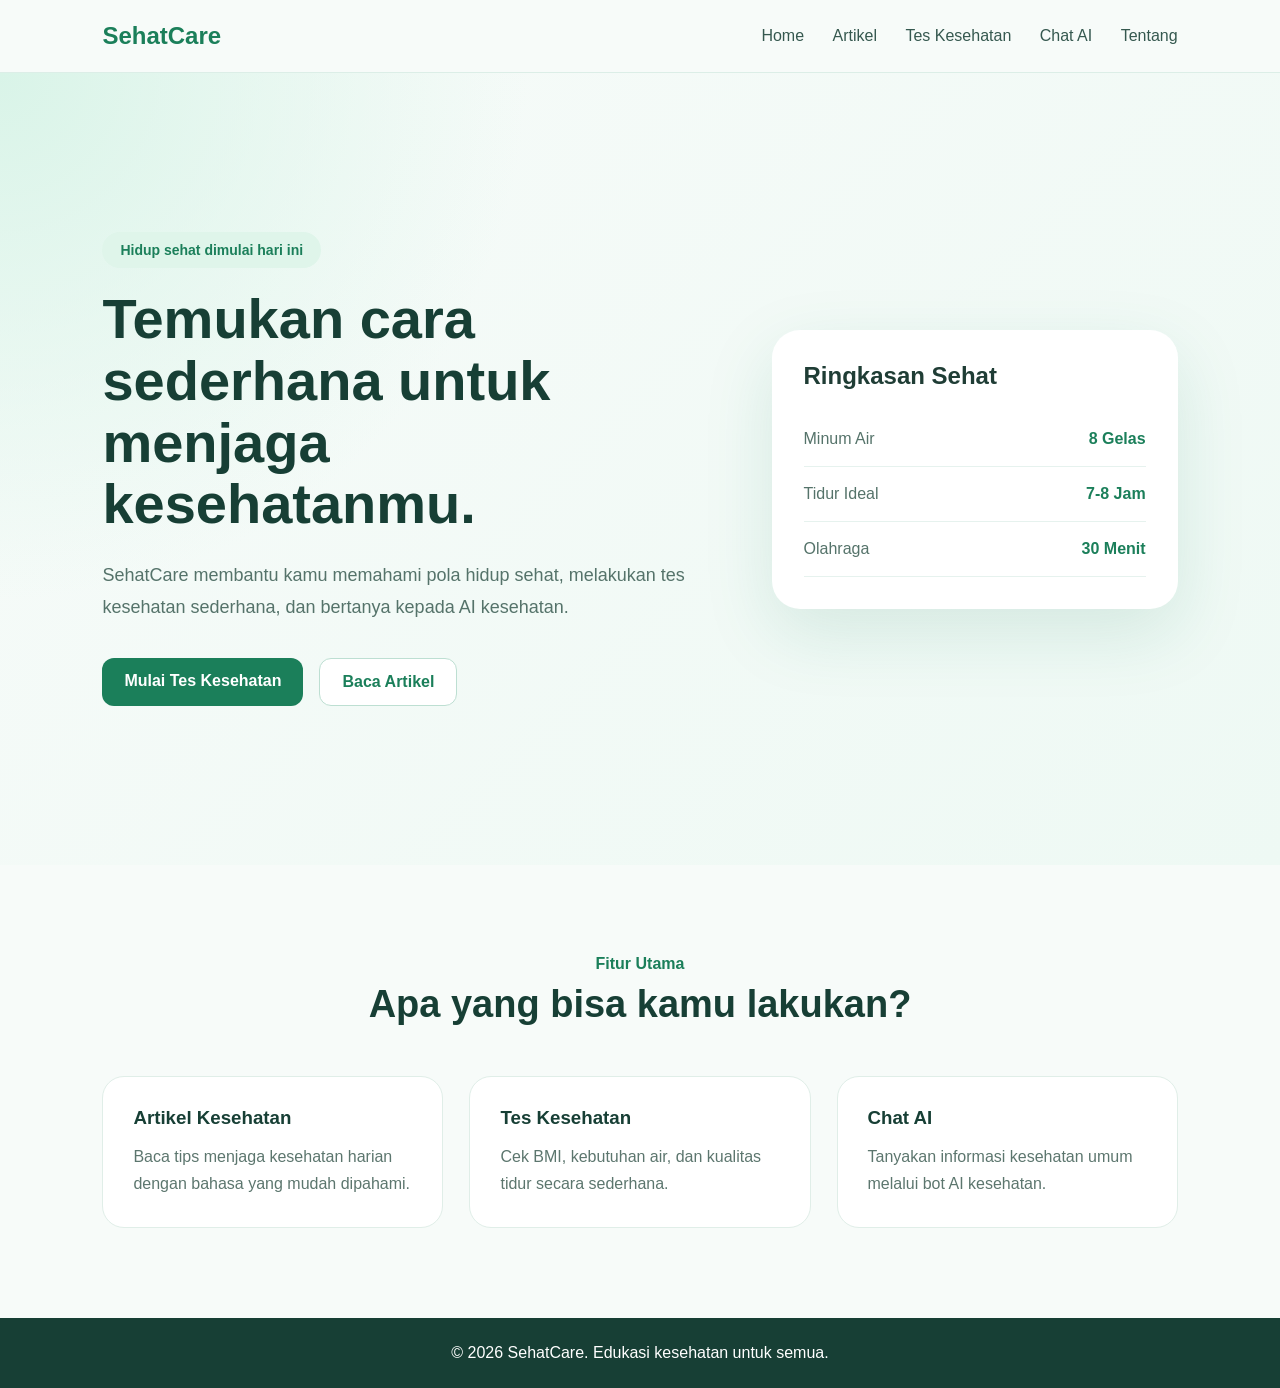
<file: index.html>
<!DOCTYPE html>
<html lang="id">
<head>
  <meta charset="UTF-8">
  <meta name="viewport" content="width=device-width, initial-scale=1.0">
  <title>SehatCare - Home</title>
  <link rel="stylesheet" href="style.css">
</head>
<body>

<header class="navbar">
  <div class="logo">SehatCare</div>
  <nav>
    <a href="index.html">Home</a>
    <a href="artikel.html">Artikel</a>
    <a href="tes.html">Tes Kesehatan</a>
    <a href="chat.html">Chat AI</a>
    <a href="tentang.html">Tentang</a>
  </nav>
</header>

<section class="hero">
  <div class="hero-text">
    <span class="badge">Hidup sehat dimulai hari ini</span>
    <h1>Temukan cara sederhana untuk menjaga kesehatanmu.</h1>
    <p>
      SehatCare membantu kamu memahami pola hidup sehat, melakukan tes kesehatan sederhana,
      dan bertanya kepada AI kesehatan.
    </p>
    <div class="hero-buttons">
      <a href="tes.html" class="btn primary">Mulai Tes Kesehatan</a>
      <a href="artikel.html" class="btn secondary">Baca Artikel</a>
    </div>
  </div>

  <div class="hero-card">
    <h3>Ringkasan Sehat</h3>
    <div class="health-item">
      <span>Minum Air</span>
      <strong>8 Gelas</strong>
    </div>
    <div class="health-item">
      <span>Tidur Ideal</span>
      <strong>7-8 Jam</strong>
    </div>
    <div class="health-item">
      <span>Olahraga</span>
      <strong>30 Menit</strong>
    </div>
  </div>
</section>

<section class="section">
  <div class="section-title">
    <span>Fitur Utama</span>
    <h2>Apa yang bisa kamu lakukan?</h2>
  </div>

  <div class="cards">
    <div class="card">
      <h3>Artikel Kesehatan</h3>
      <p>Baca tips menjaga kesehatan harian dengan bahasa yang mudah dipahami.</p>
    </div>
    <div class="card">
      <h3>Tes Kesehatan</h3>
      <p>Cek BMI, kebutuhan air, dan kualitas tidur secara sederhana.</p>
    </div>
    <div class="card">
      <h3>Chat AI</h3>
      <p>Tanyakan informasi kesehatan umum melalui bot AI kesehatan.</p>
    </div>
  </div>
</section>

<footer>
  <p>© 2026 SehatCare. Edukasi kesehatan untuk semua.</p>
</footer>

</body>
</html>
</file>
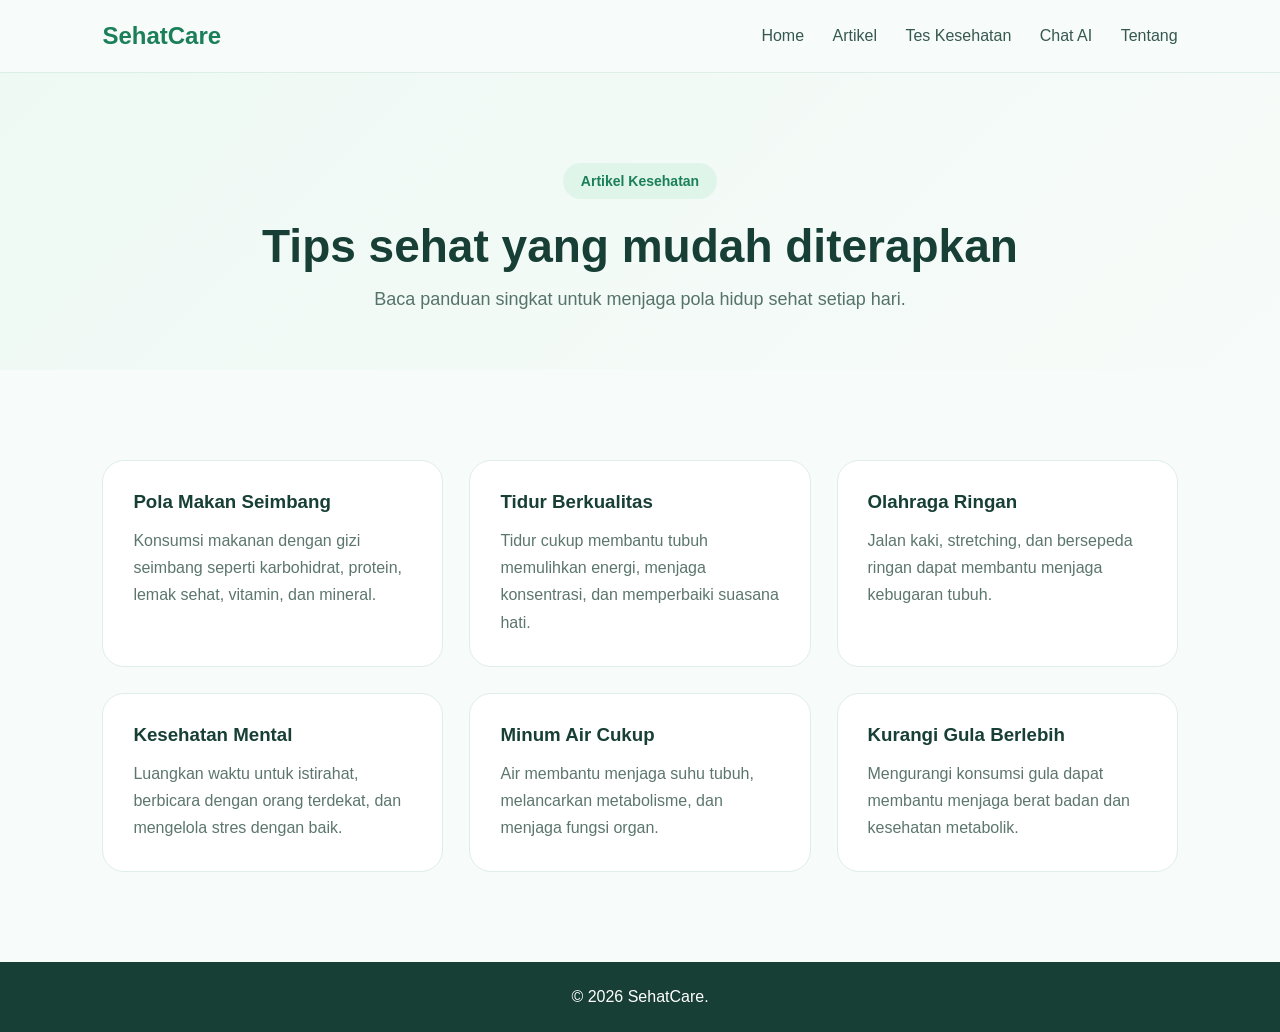
<file: artikel.html>
<!DOCTYPE html>
<html lang="id">
<head>
  <meta charset="UTF-8">
  <meta name="viewport" content="width=device-width, initial-scale=1.0">
  <title>Artikel Kesehatan</title>
  <link rel="stylesheet" href="style.css">
</head>
<body>

<header class="navbar">
  <div class="logo">SehatCare</div>
  <nav>
    <a href="index.html">Home</a>
    <a href="artikel.html">Artikel</a>
    <a href="tes.html">Tes Kesehatan</a>
    <a href="chat.html">Chat AI</a>
    <a href="tentang.html">Tentang</a>
  </nav>
</header>

<section class="page-header">
  <span>Artikel Kesehatan</span>
  <h1>Tips sehat yang mudah diterapkan</h1>
  <p>Baca panduan singkat untuk menjaga pola hidup sehat setiap hari.</p>
</section>

<section class="section">
  <div class="cards">
    <div class="card">
      <h3>Pola Makan Seimbang</h3>
      <p>Konsumsi makanan dengan gizi seimbang seperti karbohidrat, protein, lemak sehat, vitamin, dan mineral.</p>
    </div>

    <div class="card">
      <h3>Tidur Berkualitas</h3>
      <p>Tidur cukup membantu tubuh memulihkan energi, menjaga konsentrasi, dan memperbaiki suasana hati.</p>
    </div>

    <div class="card">
      <h3>Olahraga Ringan</h3>
      <p>Jalan kaki, stretching, dan bersepeda ringan dapat membantu menjaga kebugaran tubuh.</p>
    </div>

    <div class="card">
      <h3>Kesehatan Mental</h3>
      <p>Luangkan waktu untuk istirahat, berbicara dengan orang terdekat, dan mengelola stres dengan baik.</p>
    </div>

    <div class="card">
      <h3>Minum Air Cukup</h3>
      <p>Air membantu menjaga suhu tubuh, melancarkan metabolisme, dan menjaga fungsi organ.</p>
    </div>

    <div class="card">
      <h3>Kurangi Gula Berlebih</h3>
      <p>Mengurangi konsumsi gula dapat membantu menjaga berat badan dan kesehatan metabolik.</p>
    </div>
  </div>
</section>

<footer>
  <p>© 2026 SehatCare.</p>
</footer>

</body>
</html>
</file>
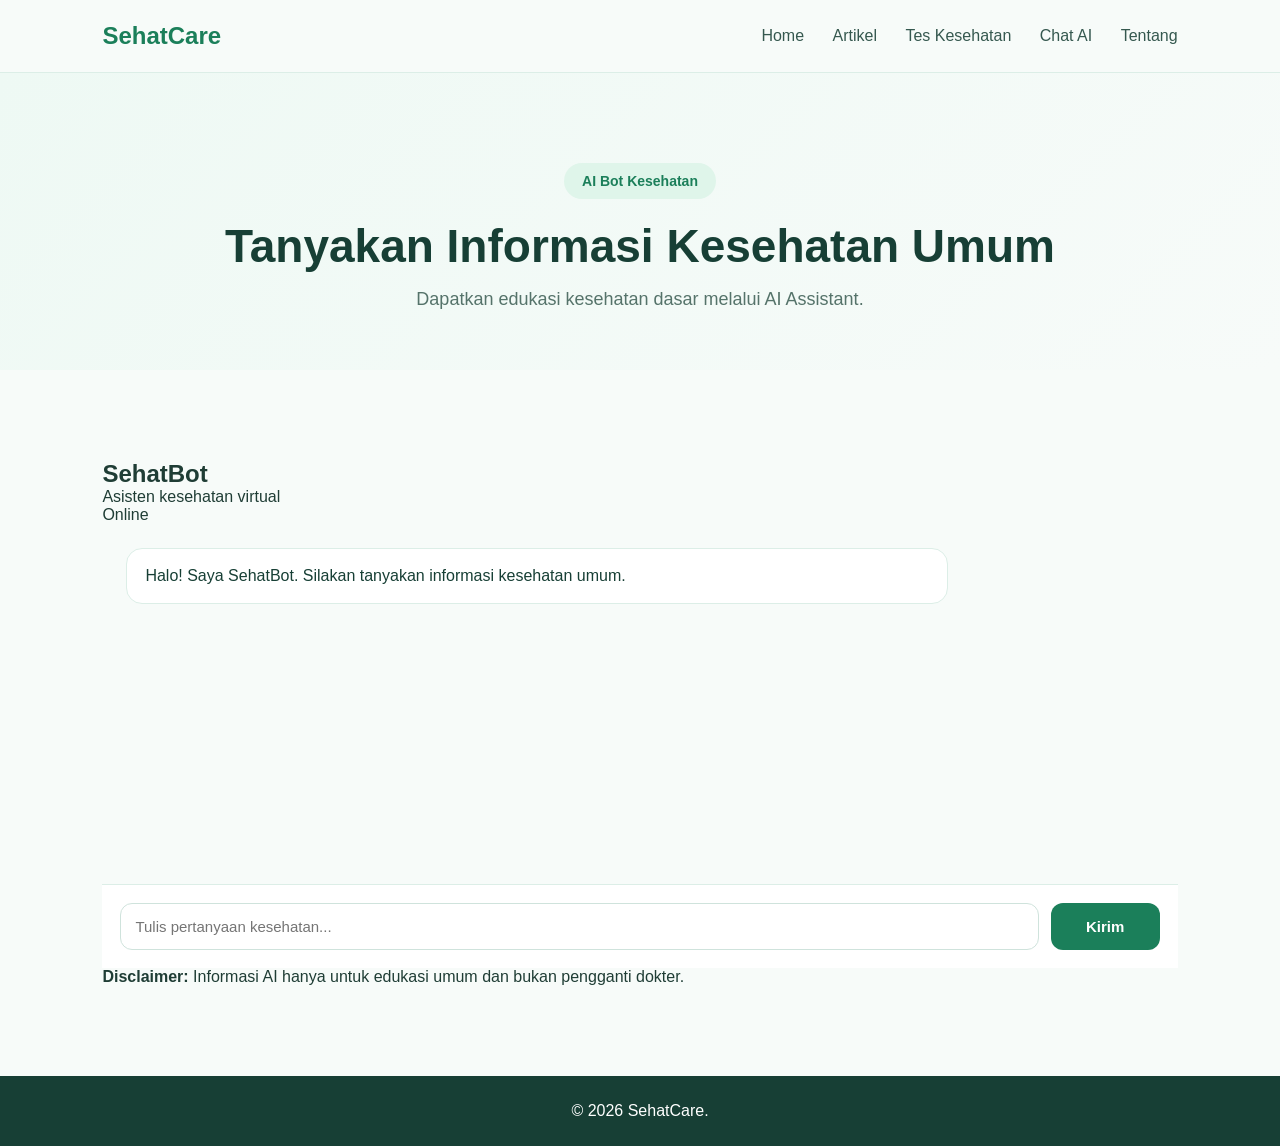
<file: chat.html>
<!DOCTYPE html>
<html lang="id">
<head>
  <meta charset="UTF-8">
  <meta name="viewport" content="width=device-width, initial-scale=1.0">
  <title>Chat AI Kesehatan | SehatCare</title>
  <link rel="stylesheet" href="style.css">
</head>
<body>

<header class="navbar">
  <div class="logo">SehatCare</div>
  <nav>
    <a href="index.html">Home</a>
    <a href="artikel.html">Artikel</a>
    <a href="tes.html">Tes Kesehatan</a>
    <a href="chat.html">Chat AI</a>
    <a href="tentang.html">Tentang</a>
  </nav>
</header>

<section class="page-header">
  <span>AI Bot Kesehatan</span>
  <h1>Tanyakan Informasi Kesehatan Umum</h1>
  <p>Dapatkan edukasi kesehatan dasar melalui AI Assistant.</p>
</section>

<section class="section chat-section">
  <div class="chat-container">
    <div class="chat-top">
      <div>
        <h2>SehatBot</h2>
        <p>Asisten kesehatan virtual</p>
      </div>
      <div class="status">Online</div>
    </div>

    <div class="chat-messages" id="chatMessages">
      <div class="bot-message">
        Halo! Saya SehatBot. Silakan tanyakan informasi kesehatan umum.
      </div>
    </div>

    <div class="chat-input">
      <input type="text" id="userInput" placeholder="Tulis pertanyaan kesehatan...">
      <button onclick="kirimChat()">Kirim</button>
    </div>
  </div>

  <div class="warning-box">
    <strong>Disclaimer:</strong>
    Informasi AI hanya untuk edukasi umum dan bukan pengganti dokter.
  </div>
</section>

<footer>
  <p>© 2026 SehatCare.</p>
</footer>

<script src="script.js"></script>
</body>
</html>
</file>
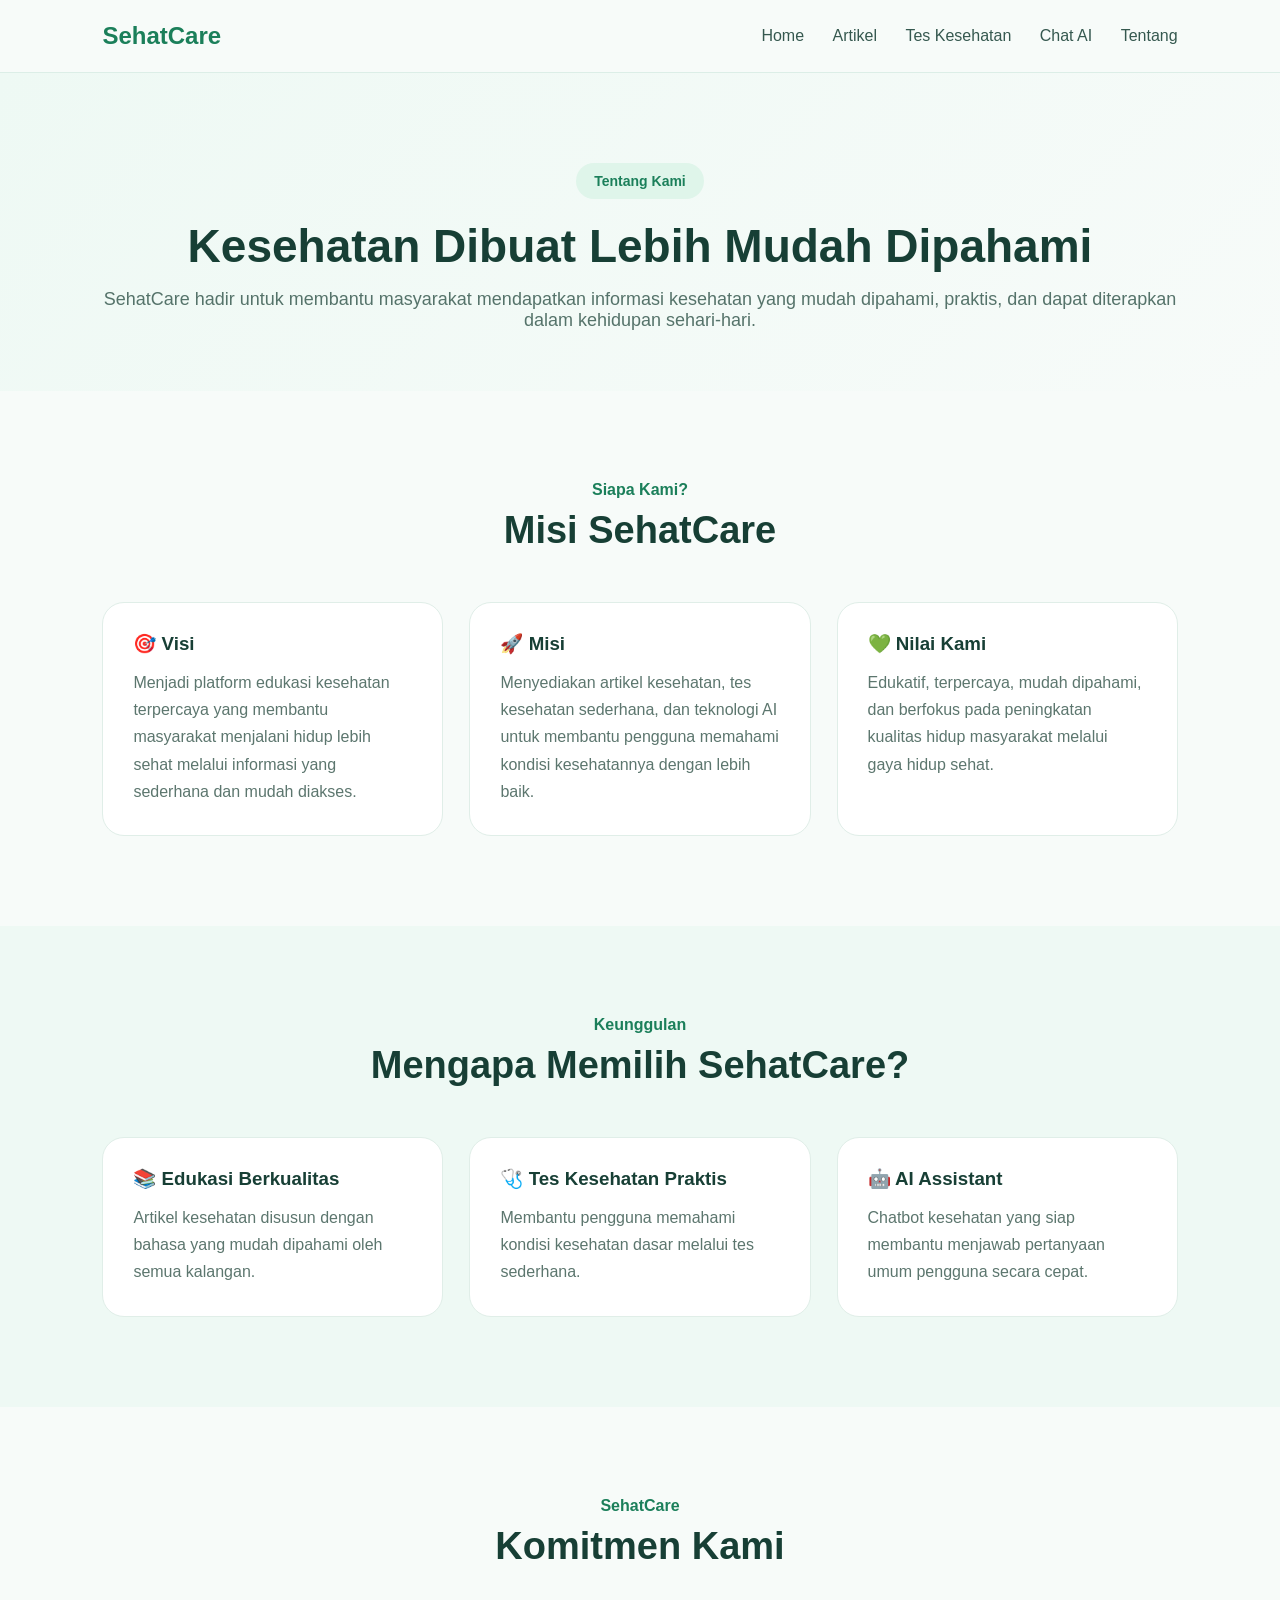
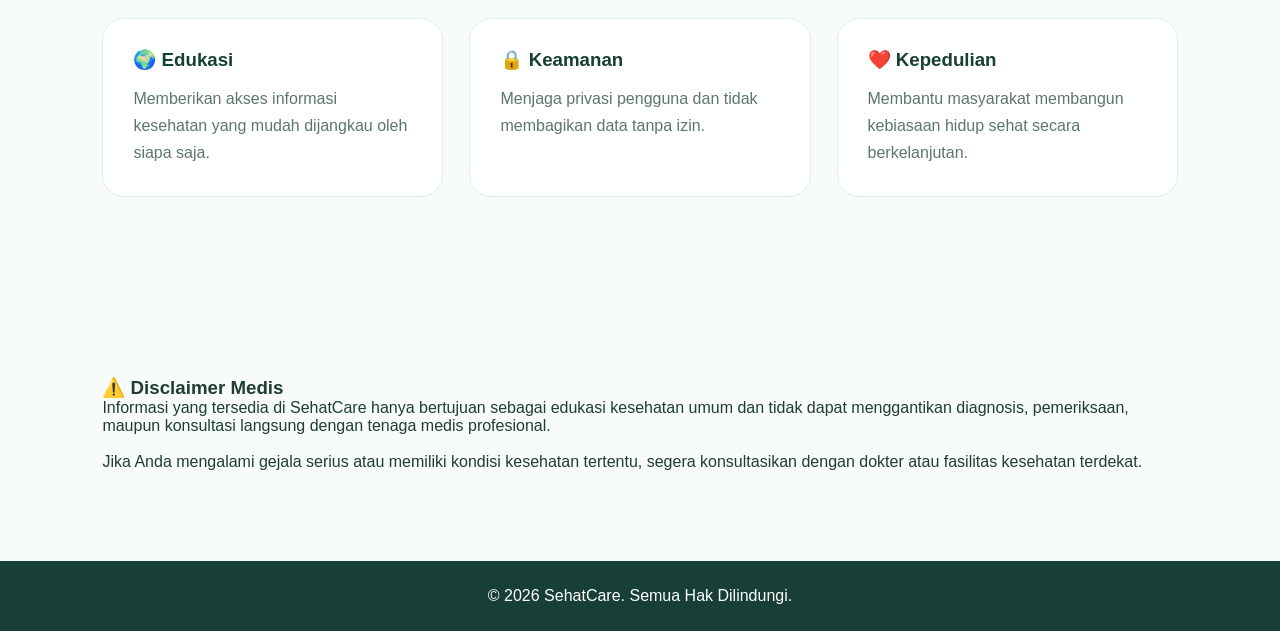
<file: tentang.html>
<!DOCTYPE html>
<html lang="id">
<head>
  <meta charset="UTF-8">
  <meta name="viewport" content="width=device-width, initial-scale=1.0">
  <title>Tentang Kami | SehatCare</title>
  <link rel="stylesheet" href="style.css">
</head>
<body>

  <!-- Navbar -->
  <header class="navbar">
    <div class="logo">SehatCare</div>

    <nav>
      <a href="index.html">Home</a>
      <a href="artikel.html">Artikel</a>
      <a href="tes.html">Tes Kesehatan</a>
      <a href="chat.html">Chat AI</a>
      <a href="tentang.html">Tentang</a>
    </nav>
  </header>

  <!-- Hero -->
  <section class="page-header">
    <span>Tentang Kami</span>
    <h1>Kesehatan Dibuat Lebih Mudah Dipahami</h1>
    <p>
      SehatCare hadir untuk membantu masyarakat mendapatkan informasi kesehatan yang mudah dipahami, praktis, dan dapat diterapkan dalam kehidupan sehari-hari.
    </p>
  </section>

  <!-- Tentang -->
  <section class="section">

    <div class="section-title">
      <span>Siapa Kami?</span>
      <h2>Misi SehatCare</h2>
    </div>

    <div class="cards">

      <div class="card">
        <h3>🎯 Visi</h3>
        <p>
          Menjadi platform edukasi kesehatan terpercaya yang membantu masyarakat menjalani hidup lebih sehat melalui informasi yang sederhana dan mudah diakses.
        </p>
      </div>

      <div class="card">
        <h3>🚀 Misi</h3>
        <p>
          Menyediakan artikel kesehatan, tes kesehatan sederhana, dan teknologi AI untuk membantu pengguna memahami kondisi kesehatannya dengan lebih baik.
        </p>
      </div>

      <div class="card">
        <h3>💚 Nilai Kami</h3>
        <p>
          Edukatif, terpercaya, mudah dipahami, dan berfokus pada peningkatan kualitas hidup masyarakat melalui gaya hidup sehat.
        </p>
      </div>

    </div>

  </section>

  <!-- Kenapa Memilih -->
  <section class="section test-section">

    <div class="section-title">
      <span>Keunggulan</span>
      <h2>Mengapa Memilih SehatCare?</h2>
    </div>

    <div class="cards">

      <div class="card">
        <h3>📚 Edukasi Berkualitas</h3>
        <p>
          Artikel kesehatan disusun dengan bahasa yang mudah dipahami oleh semua kalangan.
        </p>
      </div>

      <div class="card">
        <h3>🩺 Tes Kesehatan Praktis</h3>
        <p>
          Membantu pengguna memahami kondisi kesehatan dasar melalui tes sederhana.
        </p>
      </div>

      <div class="card">
        <h3>🤖 AI Assistant</h3>
        <p>
          Chatbot kesehatan yang siap membantu menjawab pertanyaan umum pengguna secara cepat.
        </p>
      </div>

    </div>

  </section>

  <!-- Statistik -->
  <section class="section">

    <div class="section-title">
      <span>SehatCare</span>
      <h2>Komitmen Kami</h2>
    </div>

    <div class="cards">

      <div class="card">
        <h3>🌍 Edukasi</h3>
        <p>
          Memberikan akses informasi kesehatan yang mudah dijangkau oleh siapa saja.
        </p>
      </div>

      <div class="card">
        <h3>🔒 Keamanan</h3>
        <p>
          Menjaga privasi pengguna dan tidak membagikan data tanpa izin.
        </p>
      </div>

      <div class="card">
        <h3>❤️ Kepedulian</h3>
        <p>
          Membantu masyarakat membangun kebiasaan hidup sehat secara berkelanjutan.
        </p>
      </div>

    </div>

  </section>

  <!-- Disclaimer -->
  <section class="section">

    <div class="warning-box">
      <h3>⚠️ Disclaimer Medis</h3>

      <p>
        Informasi yang tersedia di SehatCare hanya bertujuan sebagai edukasi kesehatan umum dan tidak dapat menggantikan diagnosis, pemeriksaan, maupun konsultasi langsung dengan tenaga medis profesional.
      </p>

      <br>

      <p>
        Jika Anda mengalami gejala serius atau memiliki kondisi kesehatan tertentu, segera konsultasikan dengan dokter atau fasilitas kesehatan terdekat.
      </p>
    </div>

  </section>

  <!-- Footer -->
  <footer>
    <p>© 2026 SehatCare. Semua Hak Dilindungi.</p>
  </footer>

</body>
</html>
</file>
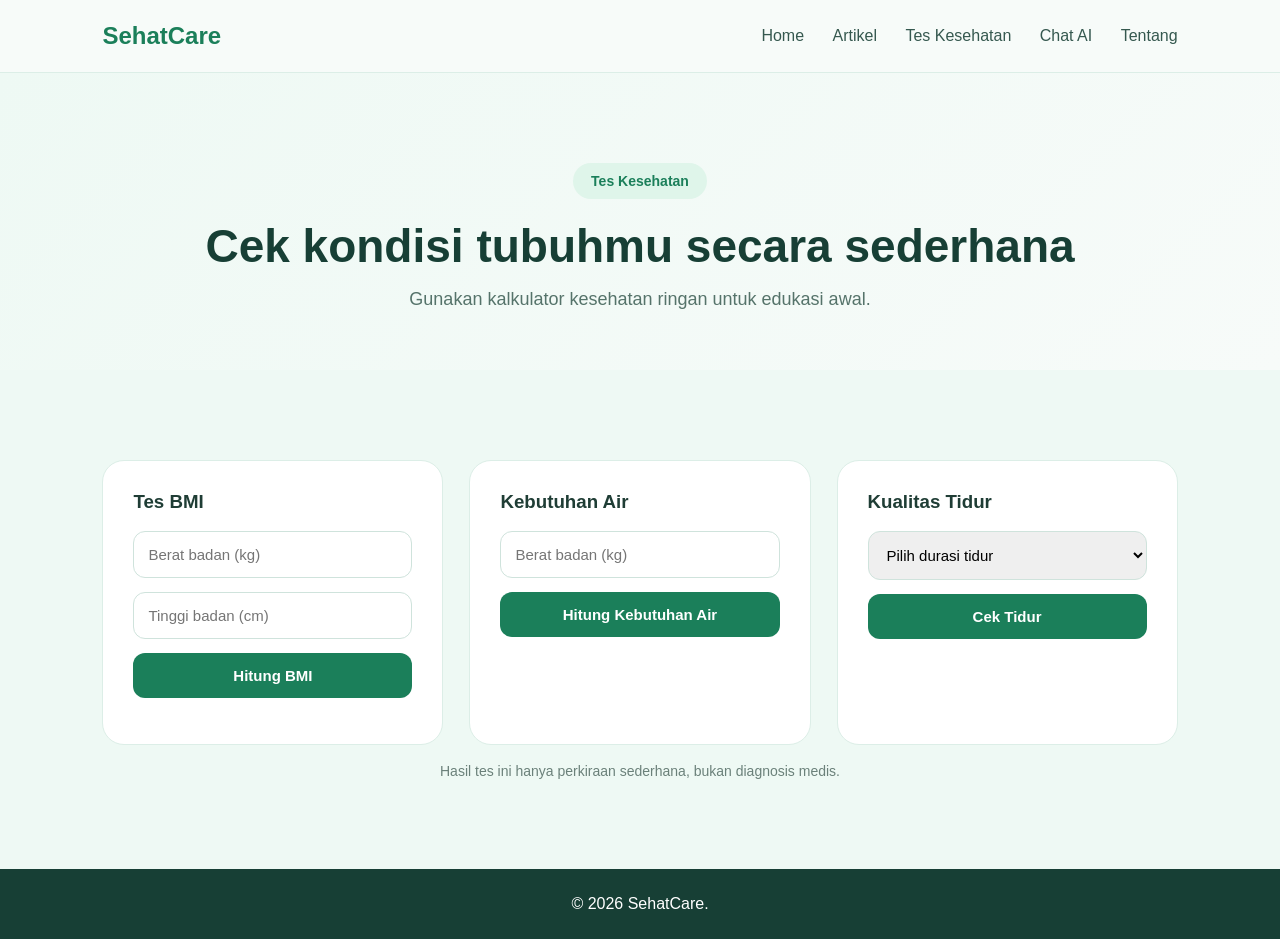
<file: tes.html>
<!DOCTYPE html>
<html lang="id">
<head>
  <meta charset="UTF-8">
  <meta name="viewport" content="width=device-width, initial-scale=1.0">
  <title>Tes Kesehatan</title>
  <link rel="stylesheet" href="style.css">
</head>
<body>

<header class="navbar">
  <div class="logo">SehatCare</div>
  <nav>
    <a href="index.html">Home</a>
    <a href="artikel.html">Artikel</a>
    <a href="tes.html">Tes Kesehatan</a>
    <a href="chat.html">Chat AI</a>
    <a href="tentang.html">Tentang</a>
  </nav>
</header>

<section class="page-header">
  <span>Tes Kesehatan</span>
  <h1>Cek kondisi tubuhmu secara sederhana</h1>
  <p>Gunakan kalkulator kesehatan ringan untuk edukasi awal.</p>
</section>

<section class="section test-section">
  <div class="test-grid">
    <div class="test-box">
      <h3>Tes BMI</h3>
      <input type="number" id="berat" placeholder="Berat badan (kg)">
      <input type="number" id="tinggi" placeholder="Tinggi badan (cm)">
      <button onclick="hitungBMI()">Hitung BMI</button>
      <p id="hasilBMI" class="result"></p>
    </div>

    <div class="test-box">
      <h3>Kebutuhan Air</h3>
      <input type="number" id="beratAir" placeholder="Berat badan (kg)">
      <button onclick="hitungAir()">Hitung Kebutuhan Air</button>
      <p id="hasilAir" class="result"></p>
    </div>

    <div class="test-box">
      <h3>Kualitas Tidur</h3>
      <select id="jamTidur">
        <option value="">Pilih durasi tidur</option>
        <option value="kurang">Kurang dari 6 jam</option>
        <option value="cukup">7 - 8 jam</option>
        <option value="lebih">Lebih dari 9 jam</option>
      </select>
      <button onclick="cekTidur()">Cek Tidur</button>
      <p id="hasilTidur" class="result"></p>
    </div>
  </div>

  <p class="note">
    Hasil tes ini hanya perkiraan sederhana, bukan diagnosis medis.
  </p>
</section>

<footer>
  <p>© 2026 SehatCare.</p>
</footer>

<script src="script.js"></script>
</body>
</html>
</file>
<file: style.css>
* {
  margin: 0;
  padding: 0;
  box-sizing: border-box;
  font-family: "Segoe UI", sans-serif;
}

body {
  background: #f7fbf9;
  color: #1f3d35;
}

.navbar {
  padding: 22px 8%;
  display: flex;
  justify-content: space-between;
  align-items: center;
  background: rgba(247, 251, 249, 0.95);
  border-bottom: 1px solid #dceee7;
  position: sticky;
  top: 0;
  z-index: 10;
}

.logo {
  font-size: 24px;
  font-weight: 700;
  color: #1b7f5a;
}

nav a {
  margin-left: 24px;
  text-decoration: none;
  color: #35584f;
  font-weight: 500;
}

nav a:hover {
  color: #1b7f5a;
}

.hero {
  min-height: 88vh;
  padding: 90px 8%;
  display: grid;
  grid-template-columns: 1.2fr 0.8fr;
  gap: 60px;
  align-items: center;
  background:
    radial-gradient(circle at top left, #d9f4e8, transparent 35%),
    linear-gradient(135deg, #f7fbf9, #eef9f4);
}

.badge,
.page-header span {
  display: inline-block;
  color: #1b7f5a;
  background: #dff5ea;
  padding: 10px 18px;
  border-radius: 999px;
  font-size: 14px;
  font-weight: 600;
  margin-bottom: 20px;
}

.hero h1 {
  font-size: 56px;
  line-height: 1.1;
  color: #173f35;
  margin-bottom: 24px;
}

.hero p {
  font-size: 18px;
  line-height: 1.8;
  color: #55736a;
  margin-bottom: 34px;
  max-width: 650px;
}

.hero-buttons {
  display: flex;
  gap: 16px;
}

.btn {
  padding: 14px 22px;
  border-radius: 12px;
  text-decoration: none;
  font-weight: 600;
}

.primary {
  background: #1b7f5a;
  color: white;
}

.secondary {
  background: white;
  color: #1b7f5a;
  border: 1px solid #bddfd2;
}

.hero-card {
  background: white;
  padding: 32px;
  border-radius: 28px;
  box-shadow: 0 24px 70px rgba(27, 127, 90, 0.13);
}

.hero-card h3 {
  margin-bottom: 22px;
  font-size: 24px;
}

.health-item {
  display: flex;
  justify-content: space-between;
  padding: 18px 0;
  border-bottom: 1px solid #e6f2ee;
}

.health-item span {
  color: #55736a;
}

.health-item strong {
  color: #1b7f5a;
}

.page-header {
  padding: 90px 8% 60px;
  text-align: center;
  background: linear-gradient(135deg, #eef9f4, #f7fbf9);
}

.page-header h1 {
  font-size: 46px;
  color: #173f35;
  margin-bottom: 16px;
}

.page-header p {
  color: #55736a;
  font-size: 18px;
}

.section {
  padding: 90px 8%;
}

.section-title {
  text-align: center;
  margin-bottom: 50px;
}

.section-title span {
  color: #1b7f5a;
  font-weight: 700;
}

.section-title h2 {
  font-size: 38px;
  color: #173f35;
  margin-top: 10px;
}

.cards {
  display: grid;
  grid-template-columns: repeat(3, 1fr);
  gap: 26px;
}

.card {
  background: white;
  padding: 30px;
  border-radius: 22px;
  border: 1px solid #e0eee8;
  transition: 0.3s;
}

.card:hover {
  transform: translateY(-8px);
  box-shadow: 0 18px 45px rgba(27, 127, 90, 0.12);
}

.card h3 {
  margin-bottom: 14px;
  color: #173f35;
}

.card p {
  color: #5c766e;
  line-height: 1.7;
}

.test-section {
  background: #eef9f4;
}

.test-grid {
  display: grid;
  grid-template-columns: repeat(3, 1fr);
  gap: 26px;
}

.test-box {
  background: white;
  padding: 30px;
  border-radius: 22px;
  border: 1px solid #dceee7;
}

.test-box h3 {
  margin-bottom: 18px;
}

input,
select {
  width: 100%;
  padding: 14px;
  margin-bottom: 14px;
  border: 1px solid #cfe3dc;
  border-radius: 12px;
  outline: none;
  font-size: 15px;
}

input:focus,
select:focus {
  border-color: #1b7f5a;
}

button {
  width: 100%;
  padding: 14px;
  border: none;
  border-radius: 12px;
  background: #1b7f5a;
  color: white;
  font-size: 15px;
  font-weight: 600;
  cursor: pointer;
}

button:hover {
  background: #156a4b;
}

.result {
  margin-top: 16px;
  color: #173f35;
  font-weight: 600;
  line-height: 1.6;
}

.chat-box {
  max-width: 760px;
  margin: auto;
  background: #f7fbf9;
  border: 1px solid #dceee7;
  border-radius: 24px;
  overflow: hidden;
}

.chat-messages {
  height: 360px;
  padding: 24px;
  overflow-y: auto;
}

.bot-message,
.user-message {
  max-width: 80%;
  padding: 14px 18px;
  margin-bottom: 14px;
  border-radius: 16px;
  line-height: 1.6;
}

.bot-message {
  background: white;
  color: #173f35;
  border: 1px solid #dceee7;
}

.user-message {
  background: #1b7f5a;
  color: white;
  margin-left: auto;
}

.chat-input {
  display: flex;
  gap: 12px;
  padding: 18px;
  border-top: 1px solid #dceee7;
  background: white;
}

.chat-input input {
  margin-bottom: 0;
}

.chat-input button {
  width: 120px;
}

.note {
  text-align: center;
  color: #6b817a;
  margin-top: 18px;
  font-size: 14px;
}

.about-page {
  display: grid;
  grid-template-columns: repeat(3, 1fr);
  gap: 26px;
}

.about-box {
  background: white;
  padding: 32px;
  border-radius: 22px;
  border: 1px solid #dceee7;
}

.about-box h2 {
  margin-bottom: 14px;
  color: #173f35;
}

.about-box p {
  color: #55736a;
  line-height: 1.8;
}

footer {
  text-align: center;
  padding: 26px;
  background: #173f35;
  color: white;
}

@media (max-width: 900px) {
  .hero {
    grid-template-columns: 1fr;
  }

  .hero h1,
  .page-header h1 {
    font-size: 38px;
  }

  .cards,
  .test-grid,
  .about-page {
    grid-template-columns: 1fr;
  }

  .navbar {
    flex-direction: column;
    gap: 16px;
  }

  nav a {
    margin: 0 8px;
    font-size: 14px;
  }
}
</file>
